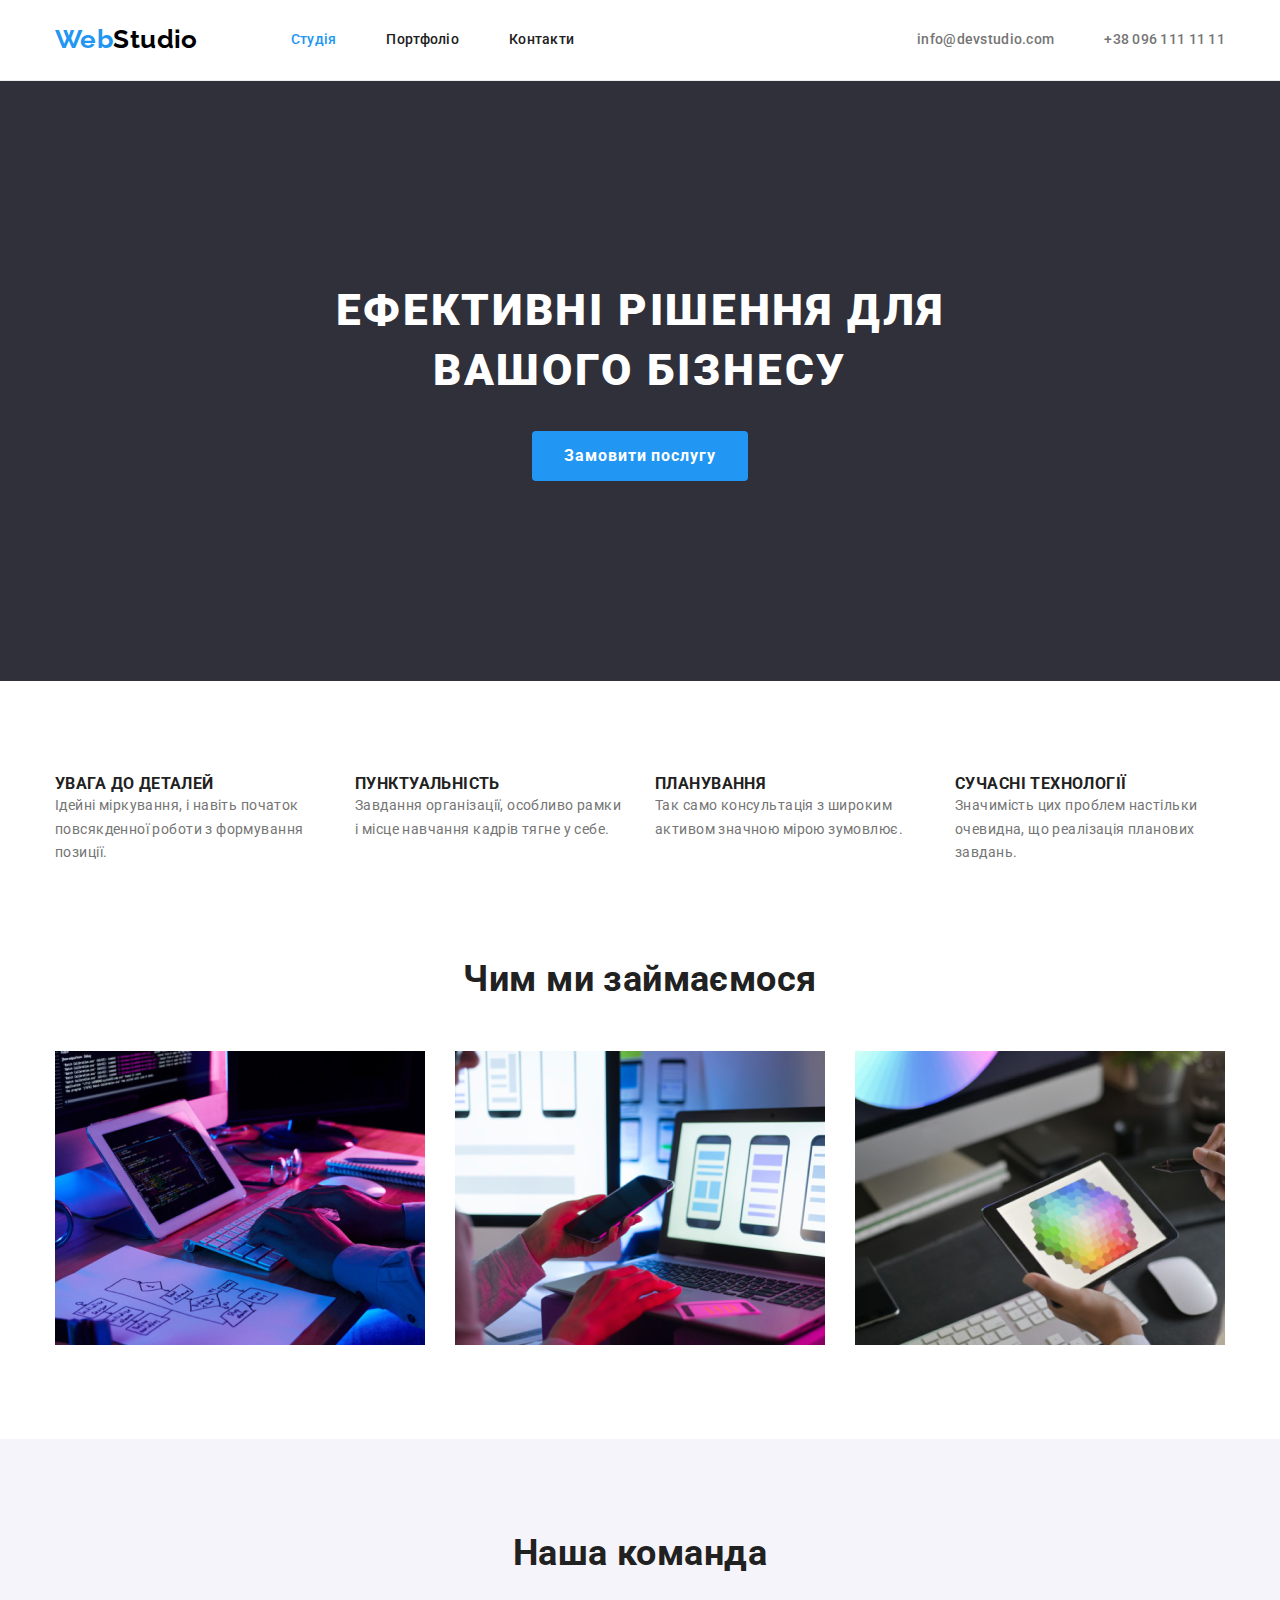
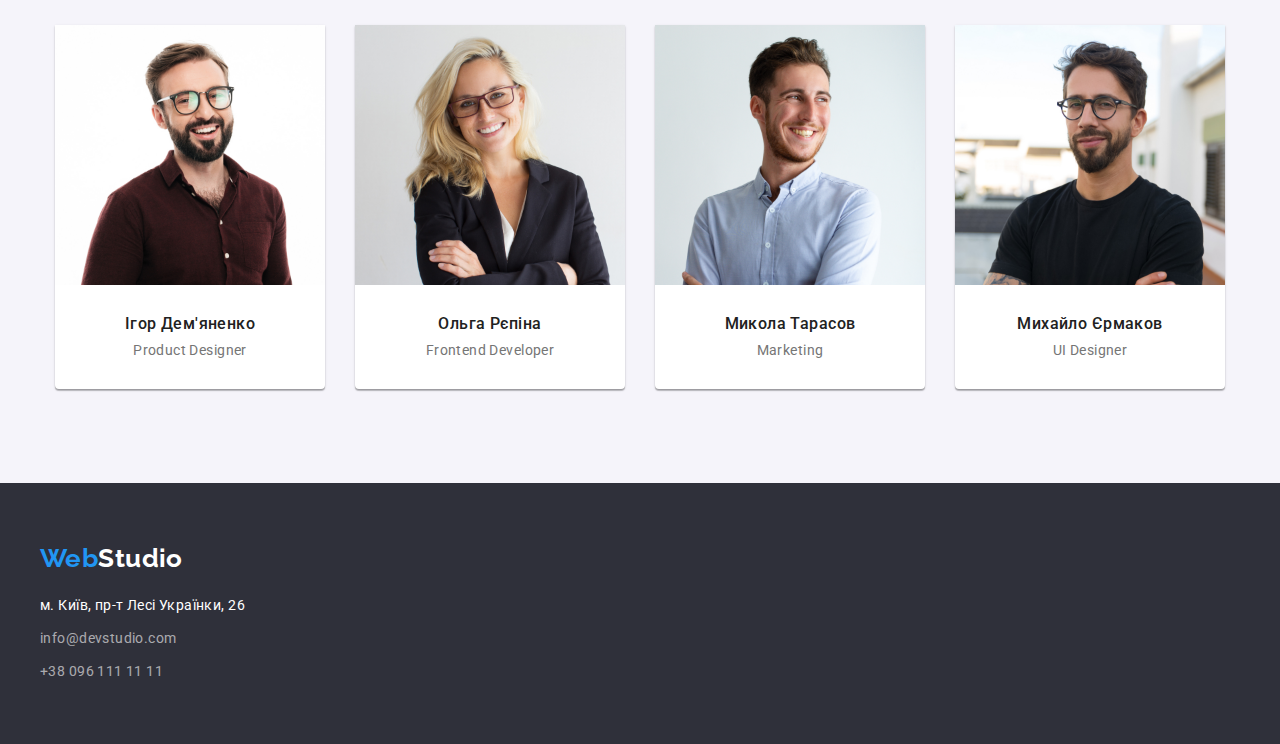
<file: index.html>
<!DOCTYPE html>
<html lang="en">
  <head>
    <meta charset="UTF-8" />
    <meta http-equiv="X-UA-Compatible" content="IE=edge" />
    <meta name="viewport" content="width=device-width, initial-scale=1.0" />

    <title>Document</title>

    <!-- ШРИФТЫ -->
    <link rel="preconnect" href="https://fonts.googleapis.com" />
    <link rel="preconnect" href="https://fonts.gstatic.com" crossorigin />
    <link
      href="https://fonts.googleapis.com/css2?family=Raleway:wght@700&family=Roboto:wght@400;500;700;900&display=swap"
      rel="stylesheet"
    />

    <!-- NORMOLIZE -->
    <link rel="stylesheet" href="https://cdn.jsdelivr.net/npm/modern-normalize@1.1.0/modern-normalize.css">

    <!-- ОСНОВНОЙ ФАЙЛ CSS -->
    <link rel="stylesheet" href="./css/styles.css" />
  </head>
  <body>
    <header class="header">
      <!-- КОНТЕЙНЕР -->
      <div class="container header-positioner">
        <!-- ЛОГОТИП -->
        <a class="logo decoration" href=""
          ><span class="prefix-logo">Web</span>Studio</a
        >

        <!-- НАВИГАЦИЯ -->
        <nav class="navigation">
          <ul class="navigation-list list">
            <li class="navigation-item">
              <a class="navigation-link decoration active" href="./index.html"
                >Студія</a
              >
            </li>
            <li class="navigation-item">
              <a class="navigation-link decoration" href="./portfolio.html"
                >Портфоліо</a
              >
            </li>
            <li class="navigation-item">
              <a class="navigation-link decoration" href="">Контакти</a>
            </li>
          </ul>
        </nav>

        <!-- КОНТАКТНАЯ ИНФОРМАЦИЯ -->
        <ul class="contacts-list list">
          <li class="contacts-item">
            <a class="contacts-link decoration" href="">info@devstudio.com</a>
          </li>
          <li class="contacts-item">
            <a class="contacts-link decoration" href="">+38 096 111 11 11</a>
          </li>
        </ul>
      </div>
    </header>

    <main>
      <!-- СЕКЦИЯ ГЕРОЙ -->
      <section class="section section-hero">
        <!-- КОНТЕЙНЕР 1200 -->
        <div class="container hero">
          <h1 class="hero-title">Ефективні рішення для вашого бізнесу</h1>

          <button class="button hero-button" type="button">
            Замовити послугу
          </button>
        </div>
      </section>

      <!-- СЕКЦИЯ ПРЕИМУЩЕСТВА -->
      <section class="section benefits-section">
        <!-- КОНТЕЙНЕР 1200 -->
        <div class="container benefits">
          <h2 class="benefits-section-title visually-hidden">benefits hiden</h2>

          <!-- СПИСОК ПРЕИМУЩЕСТВА -->
          <ul class="benefits-list list">
            <li class="benefits-item">
              <h3 class="benefits-title">УВАГА ДО ДЕТАЛЕЙ</h3>
              <p class="benefits-description">
                Ідейні міркування, і навіть початок повсякденної роботи з
                формування позиції.
              </p>
            </li>
            <li class="benefits-item">
              <h3 class="benefits-title">ПУНКТУАЛЬНІСТЬ</h3>
              <p class="benefits-description">
                Завдання організації, особливо рамки і місце навчання кадрів
                тягне у себе.
              </p>
            </li>
            <li class="benefits-item">
              <h3 class="benefits-title">ПЛАНУВАННЯ</h3>
              <p class="benefits-description">
                Так само консультація з широким активом значною мірою зумовлює.
              </p>
            </li>
            <li class="benefits-item">
              <h3 class="benefits-title">СУЧАСНІ ТЕХНОЛОГІЇ</h3>
              <p class="benefits-description">
                Значимість цих проблем настільки очевидна, що реалізація
                планових завдань.
              </p>
            </li>
          </ul>
        </div>
      </section>

      <!-- ЧЕМ МЫ ЗАНИМАЕМСЯ -->
      <section class="picture-block section">
        <!-- КОНТЕЙНЕР 1200 -->
        <div class="container">
          <h2 class="picture-block-title">Чим ми займаємося</h2>

          <ul class="picture-block-list list">
            <li class="picture-block-item">
              <img
                class="picture-block-img"
                src="./images/planning.jpg"
                alt="планирование проекта"
                width="370"
                height="294"
              />
            </li>
            <li class="picture-block-item">
              <img
                class="picture-block-img"
                src="./images/adaptive-layout.jpg"
                alt="адаптация под разные типы устройств"
                width="370"
                height="294"
              />
            </li>
            <li class="picture-block-item">
              <img
                class="picture-block-img"
                src="./images/palette.jpg"
                alt="дизайн"
                width="370"
                height="294"
              />
            </li>
          </ul>
        </div>
      </section>

      <!-- НАША КОМАНДА -->
      <section class="team section team-box">
        <!-- КОНТЕЙНЕР 1200 -->
        <div class="container">
          <h2 class="team-section-title">Наша команда</h2>

          <ul class="team-list list">
            <li class="team-item">
              <img
                class="team-img"
                src="./images/img-i-dem.jpg"
                alt="дізайнер продукта"
                width="270"
                height="260"
              />
              <div class="team-description-block">
                <h3 class="team-title">Ігор Дем'яненко</h3>
                <p class="team-description">Product Designer</p>
              </div>
            </li>
            <li class="team-item">
              <img
                class="team-img"
                src="./images/img-o-rep.jpg"
                alt="фронтент розробник"
                width="270"
                height="260"
              />
              <div class="team-description-block">
                <h3 class="team-title">Ольга Рєпіна</h3>
                <p class="team-description">Frontend Developer</p>
              </div>
            </li>
            <li class="team-item">
              <img
                class="team-img"
                src="./images/img-m-tarasov.jpg"
                alt="маркетолог"
                width="270"
                height="260"
              />
              <div class="team-description-block">
                <h3 class="team-title">Микола Тарасов</h3>
                <p class="team-description">Marketing</p>
              </div>
            </li>
            <li class="team-item">
              <img
                class="team-img"
                src="./images/img-m-erm.jpg"
                alt="юі дизайнер"
                width="270"
                height="260"
              />
              <div class="team-description-block">
                <h3 class="team-title">Михайло Єрмаков</h3>
                <p class="team-description">UI Designer</p>
              </div>
            </li>
          </ul>
        </div>
      </section>
    </main>
    <footer>
      <!-- КОНТЕЙНЕР 1200 -->
      <div class="footer container">
        <!-- ЛОГО -->
        <a href="./index.html" class="logo-footer decoration"
          ><span class="prefix-logo">Web</span
          ><span class="postfix">Studio</span></a
        >

        <!-- АДРЕСС -->
        <address class="address">
          <ul class="address-list list">
            <li class="address-item">
              <a
                class="address-street decoration"
                href="https://bit.ly/3pXMvUd"
                target="_blank"
                rel="noopener noreferrer"
                >м. Київ, пр-т Лесі Українки, 26</a
              >
            </li>
            <li class="address-item">
              <a
                class="address-link decoration"
                href="mailto:info@devstudio.com"
                >info@devstudio.com</a
              >
            </li>
            <li class="address-item">
              <a class="address-link decoration" href="tel:+380961111111"
                >+38 096 111 11 11</a
              >
            </li>
          </ul>
        </address>
      </div>
    </footer>
  </body>
</html>
</file>
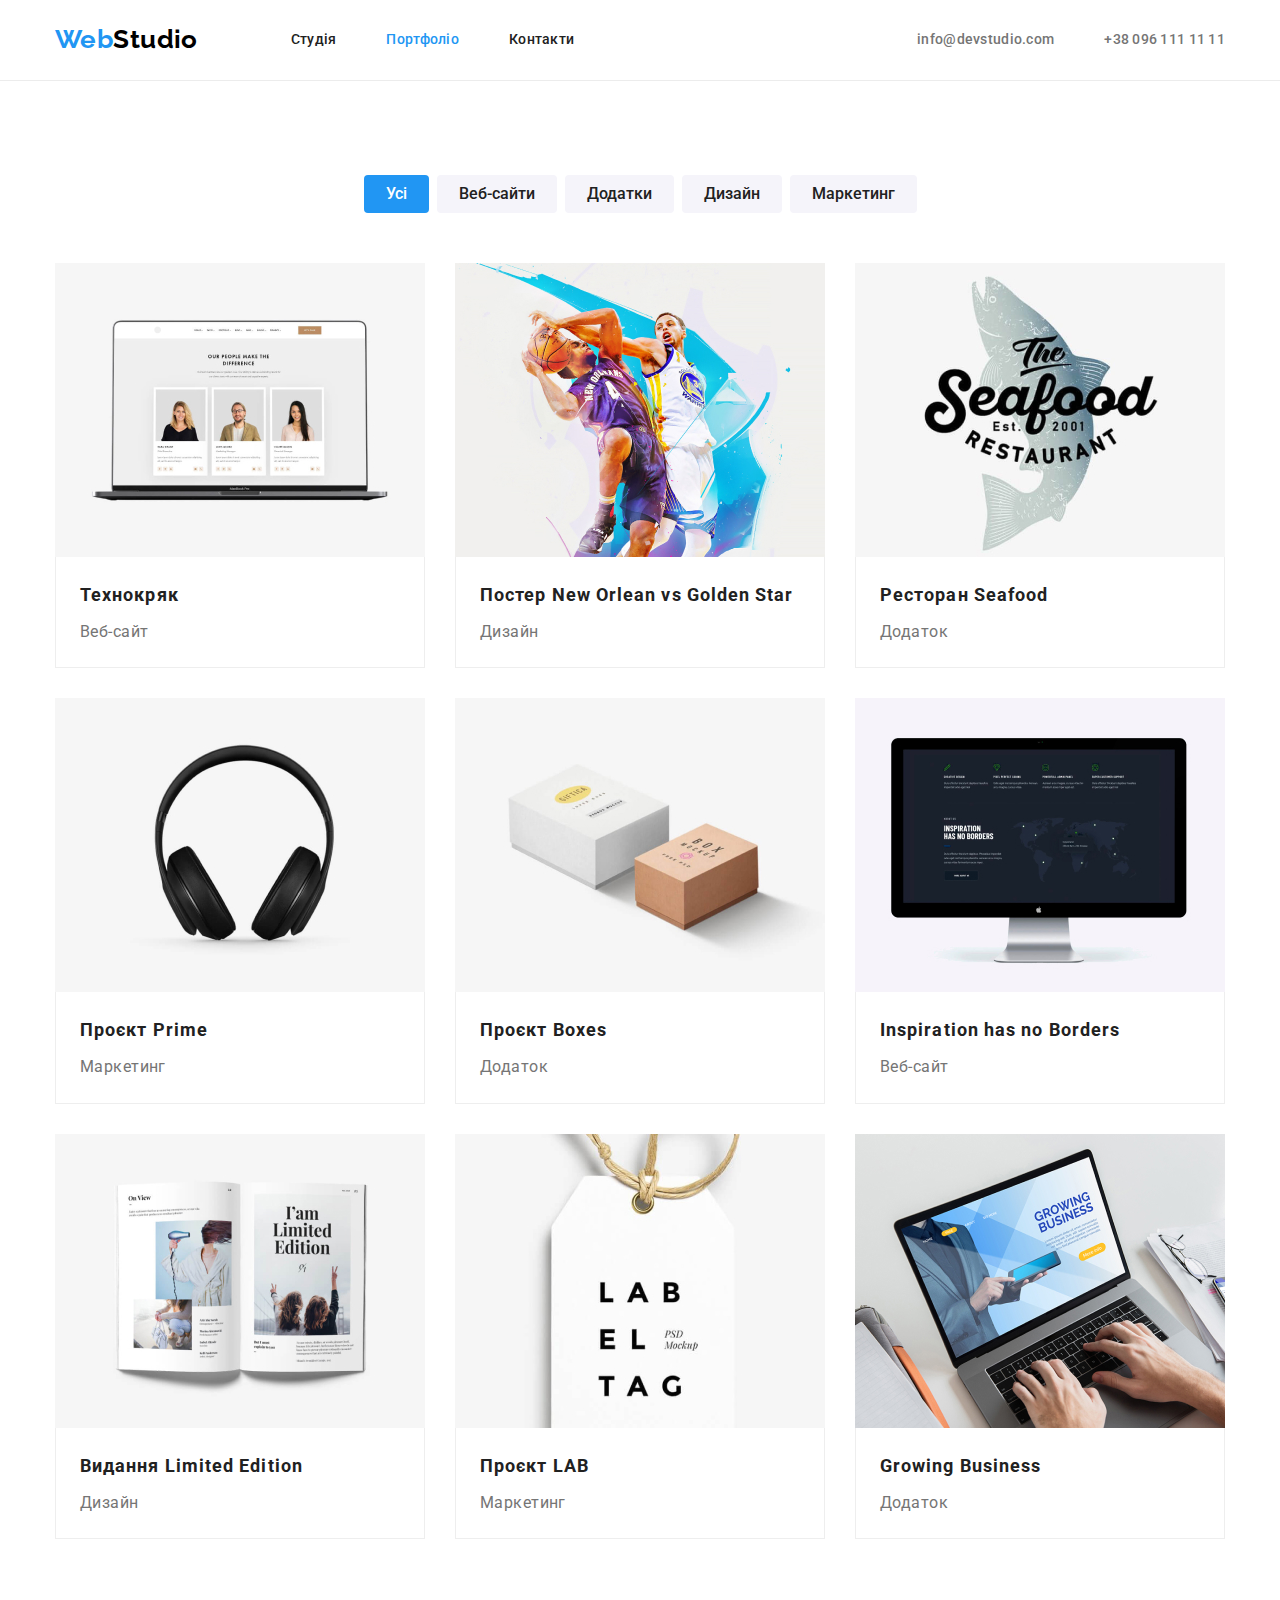
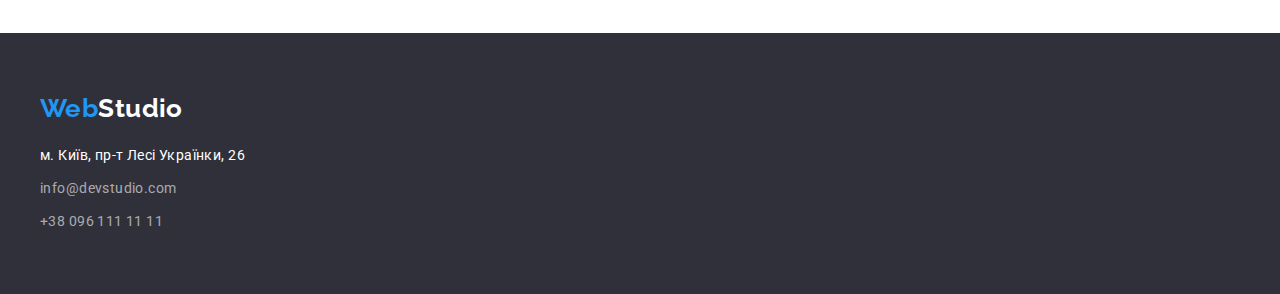
<file: portfolio.html>
<!DOCTYPE html>
<html lang="en">
<head>
  <meta charset="UTF-8">
  <meta http-equiv="X-UA-Compatible" content="IE=edge">
  <meta name="viewport" content="width=device-width, initial-scale=1.0">
  <title>Document</title>

  <!-- ШРИФТЫ -->
  <link rel="preconnect" href="https://fonts.googleapis.com">
  <link rel="preconnect" href="https://fonts.gstatic.com" crossorigin>
  <link href="https://fonts.googleapis.com/css2?family=Raleway:wght@700&family=Roboto:wght@400;500;700;900&display=swap" rel="stylesheet">

  <!-- NORMOLIZE -->
  <link rel="stylesheet" href="https://cdn.jsdelivr.net/npm/modern-normalize@1.1.0/modern-normalize.css">

  <!-- ОСНОВНОЙ ФАЙЛ CSS -->
  <link rel="stylesheet" href="./css/styles.css">

</head>
<body>
  <header class="header"r>
    
    <!-- КОНТЕЙНЕР -->
    <div class="container header-positioner">

      <!-- ЛОГОТИП -->
      <a class="logo decoration" href=""><span class="prefix-logo">Web</span>Studio</a>
    
      <!-- НАВИГАЦИЯ -->
      <nav class="navigation">
    
        <ul class="navigation-list list">
          <li class="navigation-item">
            <a class="navigation-link decoration" href="./index.html">Студія</a>
          </li>
          <li class="navigation-item">
            <a class="navigation-link decoration active" href="./portfolio.html">Портфоліо</a>
          </li>
          <li class="navigation-item">
            <a class="navigation-link decoration" href="">Контакти</a>
          </li>
          
        </ul>
      </nav>
      
      <!-- КОНТАКТНАЯ ИНФОРМАЦИЯ -->
      <ul class="contacts-list list">
        <li class="contacts-item">
          <a class="contacts-link decoration" href="">info@devstudio.com</a>
        </li>
        <li class="contacts-item">
          <a class="contacts-link decoration" href="">+38 096 111 11 11</a>
        </li>
      </ul>
    
    </div>

  </header>

  <main>
    <section class="section section-works">

      <div class="container">

        <!-- ФИЛЬТР -->
        <div class="filte">

          <h1 class="visually-hidden">примеры наших работ</h1>
          <!-- <h2>фильтр</h2> -->

          <ul class="filte-list list">
            <li class="filte-item">
              <button class="button active-filtre" type="button">Усі</button>
            </li>
            <li>
              <button class="button" type="button">Веб-сайти</button>
            </li>
            <li>
              <button class="button" type="button">Додатки</button>
            </li>
            <li>
              <button class="button" type="button">Дизайн</button>
            </li>
            <li>
              <button class="button" type="button">Маркетинг</button>
            </li>
          </ul>

        </div>
      
        
        <!-- НАШИ РАБОТЫ -->
        <div class="works">

          <h2 class="visually-hidden">Примеры работ</h2>

          <ul class="works-list list">

            <li class="works-item">
              <a class="works-link decoration" href="">
                <img class="works-img" src="./images/portfolio-1.jpg" alt="">
                <div class="works-box">
                  <h3 class="works-title">Технокряк</h3>
                  <p class="works-description">Веб-сайт</p>
                </div>
              </a>
            </li>
          
            <li class="works-item">
              <a class="works-link decoration" href="">
                <img class="works-img" src="./images/portfolio-2.jpg" alt="" width="370" height="294">
                <div class="works-box">
                  <h3 class="works-title">Постер New Orlean vs Golden Star</h3>
                  <p class="works-description">Дизайн</p>
                </div>
              </a>
            </li>
          
            <li class="works-item">
              <a class="works-link decoration" href="">
                <img class="works-img" src="./images/portfolio-3.jpg" alt="" width="370" height="294">
                <div class="works-box">
                  <h3 class="works-title">Ресторан Seafood</h3>
                  <p class="works-description">Додаток</p>
                </div>
              </a>
            </li>
          
            <li class="works-item">
              <a class="works-link decoration" href="">
                <img class="works-img" src="./images/portfolio-4.jpg" alt="" width="370" height="294">
                <div class="works-box">
                  <h3 class="works-title">Проєкт Prime</h3>
                  <p class="works-description">Маркетинг</p>
                </div>
              </a>
            </li>
          
            <li class="works-item">
              <a class="works-link decoration" href="">
                <img class="works-img" src="./images/portfolio-5.jpg" alt="" width="370" height="294">
                <div class="works-box">
                  <h3 class="works-title">Проєкт Boxes</h3>
                  <p class="works-description">Додаток</p>
                </div>
              </a>
            </li>
          
            <li class="works-item">
              <a class="works-link decoration" href="">
                <img class="works-img" src="./images/portfolio-6.jpg" alt="" width="370" height="294">
                <div class="works-box">
                  <h3 class="works-title">Inspiration has no Borders</h3>
                  <p class="works-description">Веб-сайт</p>
                </div>
              </a>
            </li>
          
            <li class="works-item">
              <a class="works-link decoration" href="">
                <img class="works-img" src="./images/portfolio-7.jpg" alt="" width="370" height="294">
                <div class="works-box">
                  <h3 class="works-title">Видання Limited Edition</h3>
                  <p class="works-description">Дизайн</p>
                </div>
              </a>
            </li>
          
            <li class="works-item">
              <a class="works-link decoration" href="">
                <img class="works-img" src="./images/portfolio-8.jpg" alt="" width="370" height="294">
                <div class="works-box">
                  <h3 class="works-title">Проєкт LAB</h3>
                  <p class="works-description">Маркетинг</p>
                </div>
              </a>
            </li>
          
            <li class="works-item">
              <a class="works-link decoration" href="">
                <img class="works-img" src="./images/portfolio-9.jpg" alt="" width="370" height="294">
                <div class="works-box">
                  <h3 class="works-title">Growing Business</h3>
                  <p class="works-description">Додаток</p>
                </div>
              </a>
            </li>
            
          </ul>

        </div>

      </div>

    </section>
  </main>

  <footer>

    <!-- КОНТЕЙНЕР 1200 -->
    <div class="footer container">

      <!-- ЛОГО -->
      <a href="./index.html" class="logo-footer decoration"><span class="prefix-logo">Web</span><span class="postfix">Studio</span></a>

      <!-- АДРЕСС -->
      <address class="address">

        <ul class="address-list list">

          <li class="address-item">
            <a class="address-street decoration" href="https://bit.ly/3pXMvUd" target="_blank" rel="noopener noreferrer">м. Київ, пр-т Лесі Українки, 26</a>
          </li>
          <li class="address-item">
            <a class="address-link decoration" href="mailto:info@devstudio.com">info@devstudio.com</a>
          </li>
          <li class="address-item">
            <a class="address-link decoration" href="tel:+380961111111">+38 096 111 11 11</a>
          </li>
          
        </ul>

      </address>

    </div>

  </footer>
   
</body>
</html>
</file>
<file: css/styles.css>
:root {
  --primary-text-color: #757575;
  --title-text-color: #212121;
  --accent-color: #2196f3;
  --main-color: #ffffff;
  --gray-block-color: #2f303a;
  --team-block-color: #f5f4fa;
  --transperent-white: rgba(255, 255, 255, 0.6);
  --shadow-1: rgba(0, 0, 0, 0.12);
  --shadow-2: rgba(0, 0, 0, 0.14);
  --shadow-3: rgba(0, 0, 0, 0.2);
}

/* CБРОС СТИЛЕЙ */

h1,
h2,
h3,
h4,
p {
  margin-top: 0;
  margin-bottom: 0;
}

ul,
ol {
  margin-top: 0;
  margin-bottom: 0;
  padding-left: 0;
}

img {
  display: block;
}

button {
  cursor: pointer;
}

a {
  color: currentColor;
}

address {
  font-style: normal;
}

/* УБИРАЕМ ПОДЧЕРКИВАНИЕ */
.decoration {
  text-decoration: none;
}

/* УБИРАЕТ ЭФФЕКТ СПИСКА */
.list {
  list-style: none;
}

/* НАСТРАИВАЕМ ПРАВИЛЬНЫй РАЗМЕР БЛОКОВ */

html {
  box-sizing: border-box;
}

/* НАСЛЕДОВАНИЕ */

*,
*::before,
*::after {
  box-sizing: inherit;
}

/* ОБЩИЕ */
body {
  background-color: var(--main-color);
  color: var(--primary-text-color);
  font-weight: 400;
  font-style: normal;
  font-family: "Roboto", sans-serif;
  font-size: 14px;
  line-height: 1.14;
  letter-spacing: 0.03em;
}

.container {
  max-width: 1200px;
  margin-left: auto;
  margin-right: auto;
  padding-left: 15px;
  padding-right: 15px;
}

/* СПРЯТАННЫЕ ЭЛЛЕМЕНТЫ */
.visually-hidden {
  position: absolute;
  width: 1px;
  height: 1px;
  margin: -1px;
  border: 0;
  padding: 0;
  white-space: nowrap;
  clip-path: inset(100%);
  clip: rect(0 0 0 0);
  overflow: hidden;
}

/* ОБЩИЙ ХОВЕР/ФОКУС */
.navigation-list .navigation-link:hover,
.navigation-list .navigation-link:focus,
.contacts-list .contacts-link:hover,
.contacts-list .contacts-link:focus,
.address-list .address-link:hover,
.address-list .address-link:focus {
  color: var(--accent-color);
}

/* ХЕДЕР */

.header-positioner {
  display: flex;
  flex-wrap: wrap;
  align-items: center;
}

.header {
  border-bottom: 1px solid #ececec;
  padding: 24px 0 25px 0;
}

/* ЛОГО */
.logo {
  font-weight: 700;
  font-size: 26px;
  line-height: 1.2;
  color: #000000;
  font-family: "Raleway", sans-serif;
  display: inline-block;
  
}

.logo .prefix-logo {
  color: var(--accent-color);
}

/* НАВИГАЦИЯ */

.navigation {
  margin-left: 93px;
}

.navigation-list {
  display: flex;
  flex-wrap: wrap;
  gap: 50px;
}

.navigation-list .navigation-link {
  font-weight: 500;
  letter-spacing: 0.02em;
  color: var(--title-text-color);
}

.navigation .active {
  color: var(--accent-color);
}

/* КОНТАКТЫ */

.contacts-list {
  display: flex;
  flex-wrap: wrap;
  gap: 50px;
  margin-left: auto;
}

/* .content-item {
} */

.contacts-list .contacts-link {
  font-weight: 500;
  letter-spacing: 0.02em;
  color: var(--primary-text-color);
}

/* ГЛАВНАЯ!!!!!!!!!!!!!!!!!!!!!!! */

/* СЕКЦИЯ ГЕРОЙ */
.section-hero {
  background-color: #2f303a;
}

.hero {
  padding: 200px 0;
  text-align: center;
}

/* ЗАГОЛОВОК */
.section-hero .hero-title {
  margin: 0 auto 30px;

  max-width: 700px;
  font-weight: 900;
  font-size: 44px;
  line-height: 1.36;
  text-align: center;
  letter-spacing: 0.06em;
  text-transform: uppercase;
  color: var(--main-color);
}

.section-hero .hero-button {
  border-radius: 4px;
  padding: 10px 32px;
  display: inline-block;
  border: 0;

  font-weight: 700;
  font-size: 16px;
  line-height: 1.88;
  letter-spacing: 0.06em;
  color: var(--main-color);
  background-color: var(--accent-color);
  cursor: pointer;
}

/* СЕКЦИЯ ПРЕИМУЩЕСТВА */

.benefits-section {
  display: flex;
  padding-top: 94px;
  padding-bottom: 47px;
}

.benefits-list {
  display: flex;
  flex-wrap: wrap;
  gap: 30px;
}

.benefits-list .benefits-title {
  font-weight: 700;
  text-transform: uppercase;
  color: var(--title-text-color);
  max-width: 270px;
}

.benefits-list .benefits-description {
  line-height: 1.71;

  max-width: 270px;
}

/* ЧЕМ МЫ ЗАНИМАЕМСЯ */
.picture-block {
  padding-top: 47px;
  padding-bottom: 94px;
}

.picture-block .picture-block-title {
  margin-bottom: 50px;

  font-weight: 700;
  font-size: 36px;
  line-height: 1.16;
  text-align: center;
  color: var(--title-text-color);
}

.picture-block-list {
  display: flex;
  flex-wrap: wrap;
  gap: 30px;
}

/* НАША КОМАНДА */
.team-box {
  background-color: var(--team-block-color);
  padding: 94px 0;
}

.team .team-section-title {
  margin-bottom: 50px;

  font-weight: 700;
  font-size: 36px;
  line-height: 1.16;
  text-align: center;
  color: var(--title-text-color);
}

.team-list {
  display: flex;
  flex-wrap: wrap;
  gap: 30px;
}

.team-item {
  border-radius: 0 0 4px 4px;
  background-color: var(--main-color);
  box-shadow: 0 1px 3px var(--shadow-1), 0 1px 1px var(--shadow-2),
    0 2px 1px var(--shadow-3);
}

.team-img {
  margin-bottom: 30px;
}

.team-description-block {
  text-align: center;
}

.team .team-title {
  margin-bottom: 10px;

  font-weight: 500;
  font-size: 16px;
  color: var(--title-text-color);
}

.team-description {
  margin-bottom: 30px;
}

/* ПОТРФОЛИО!!!!!!!!!!!!!!!!!!!!!!!!!!!!!!!!!!!!!!!!!!!!!!!!!!! */

/* КНОПКИ */
.section-works {
  padding: 94px 0;
}

.section-works .filte {
  margin-bottom: 50px;
}

.filte .filte-list {
  display: flex;
  flex-wrap: wrap;
  gap: 8px;
  justify-content: center;
}

.filte .button {
  font-family: Roboto, sans-serif;
  font-weight: 500;
  font-size: 16px;
  line-height: 1.6;
  color: var(--title-text-color);
  cursor: pointer;
  padding: 6px 22px;
  border-radius: 4px;
  border: 0;
  background-color: var(--team-block-color);
}

.filte .active-filtre {
  color: var(--main-color);
  background-color: var(--accent-color);
}

.filte .button:hover,
.filte .button:focus {
  color: var(--main-color);
  background-color: var(--accent-color);
}

/* НАШИ РАБОТЫ */

.works-list {
  display: flex;
  flex-wrap: wrap;
  gap: 30px;
}

.works .works-item {
  /* display: block; */
}

.works-img {
  display: block;
}

.works-box {
  padding-top: 20px;
  padding-left: 24px;
  padding-right: 24px;
  padding-bottom: 20px;
  border-bottom: 1px solid #eeeeee;
  border-left: 1px solid #eeeeee;
  border-right: 1px solid #eeeeee;
}

.works .works-title {
  font-weight: 700;
  font-size: 18px;
  line-height: 2;
  letter-spacing: 0.06em;
  color: var(--title-text-color);
  margin-bottom: 4px;
}

.works .works-description {
  /* display: inline-block; */
  font-size: 16px;
  line-height: 1.9;
  color: var(--primary-text-color);
}

/* ФУТЕР */

/* LOGO WHITE*/
.footer .logo-footer {
  font-weight: 700;
  font-size: 26px;
  line-height: 1.2;
  color: var(--accent-color);
  font-family: "Raleway", sans-serif;
  display: inline-block;
  margin-bottom: 20px;
}

.postfix {
  color: var(--main-color);
}

/* потом убрать */
footer {
  background-color: var(--gray-block-color);
}

.footer {
  padding: 60px 0;
}

.address-list {
  display: flex;
  flex-direction: column;
  gap: 9px;
}

.address .address-street {
  line-height: 1.71;
  color: var(--main-color);
  font-style: normal;
}

.address .address-link {
  line-height: 1.71;
  color: rgba(255, 255, 255, 0.6);
  font-style: normal;
}
</file>
